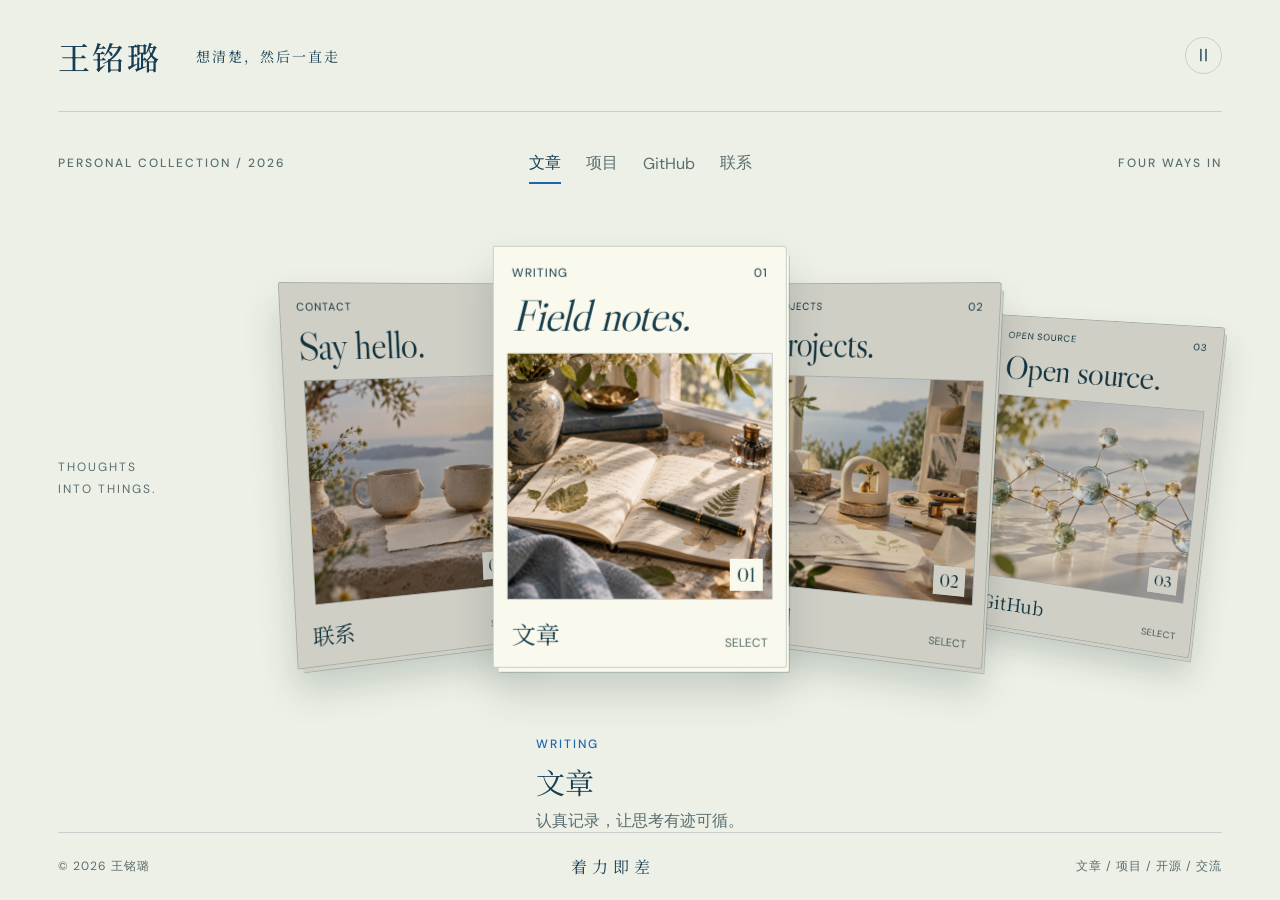
<file: index.html>
<!doctype html>
<html lang="zh-CN">
<head>
<meta charset="UTF-8"><meta name="viewport" content="width=device-width,initial-scale=1">
<meta name="theme-color" content="#edf0e6"><title>王铭璐 — AI Product Manager</title>
<meta name="description" content="王铭璐的个人网站：文章、项目、GitHub 仓库与联系方式。">
<link rel="icon" href="data:image/svg+xml,%3Csvg xmlns='http://www.w3.org/2000/svg' viewBox='0 0 32 32'%3E%3Crect width='32' height='32' rx='4' fill='%231d65ad'/%3E%3Cpath d='M8 9h16M6 16h20M8 23h16M16 9v14' fill='none' stroke='%23faf9ee' stroke-width='2.5'/%3E%3C/svg%3E">
<link rel="stylesheet" href="shell.css"><script type="module" src="app.js"></script>
</head>
<body class="portfolio">
<main>
<section id="collection" class="collection-shell" aria-label="内容收藏">
<header class="site-header"><span class="brand">王铭璐</span><p>想清楚，然后一直走</p><div class="settings"><button id="motion-toggle" aria-label="暂停动效" aria-pressed="false">Ⅱ</button></div></header>
<section id="home-view" aria-label="分类首页">
<div class="stage-heading"><span class="micro">PERSONAL COLLECTION / 2026</span><nav id="categories" aria-label="浏览分类"></nav><span class="micro edition">FOUR WAYS IN</span></div>
<div class="cover-stage"><span class="side-note">THOUGHTS<br>INTO THINGS.</span><div id="albums" aria-label="悬浮分类卡片"></div><span class="stage-count"><b id="large-index">01</b> / 04</span></div>
<div class="selection"><div><span id="selection-en" class="micro"></span><h1 id="selection-name"></h1><p id="category-description"></p></div></div>
</section>
<section id="deck-view" hidden aria-label="分类内容卡片"><div class="deck-header"><button id="back-home" class="text-button">← 返回分类</button><span class="micro" id="deck-count"></span><span class="micro">COLLECTION</span></div><div class="deck-heading"><div><span id="deck-en" class="micro"></span><h1 id="deck-title"></h1></div><p id="deck-description"></p></div><div class="deck-scroll"><div id="deck-row"></div></div><div class="deck-bottom"><p id="deck-hint" aria-live="polite">点击卡片旋转 · 再点击进入</p><div><button id="deck-prev" aria-label="向前浏览内容卡片">←</button><button id="deck-next" aria-label="向后浏览内容卡片">→</button></div></div></section>
<footer><span>© 2026 王铭璐</span><span class="footer-motto">着力即差</span><span>文章 / 项目 / 开源 / 交流</span></footer>
</section>
</main>
<dialog id="reader" aria-labelledby="reader-title"><button class="reader-close" aria-label="关闭详情">×</button><span class="micro" id="reader-label"></span><h2 id="reader-title"></h2><div id="reader-body"></div><span class="reader-signature">王铭璐</span></dialog>
<noscript>请启用 JavaScript 浏览分类。</noscript>
</body></html>
</file>
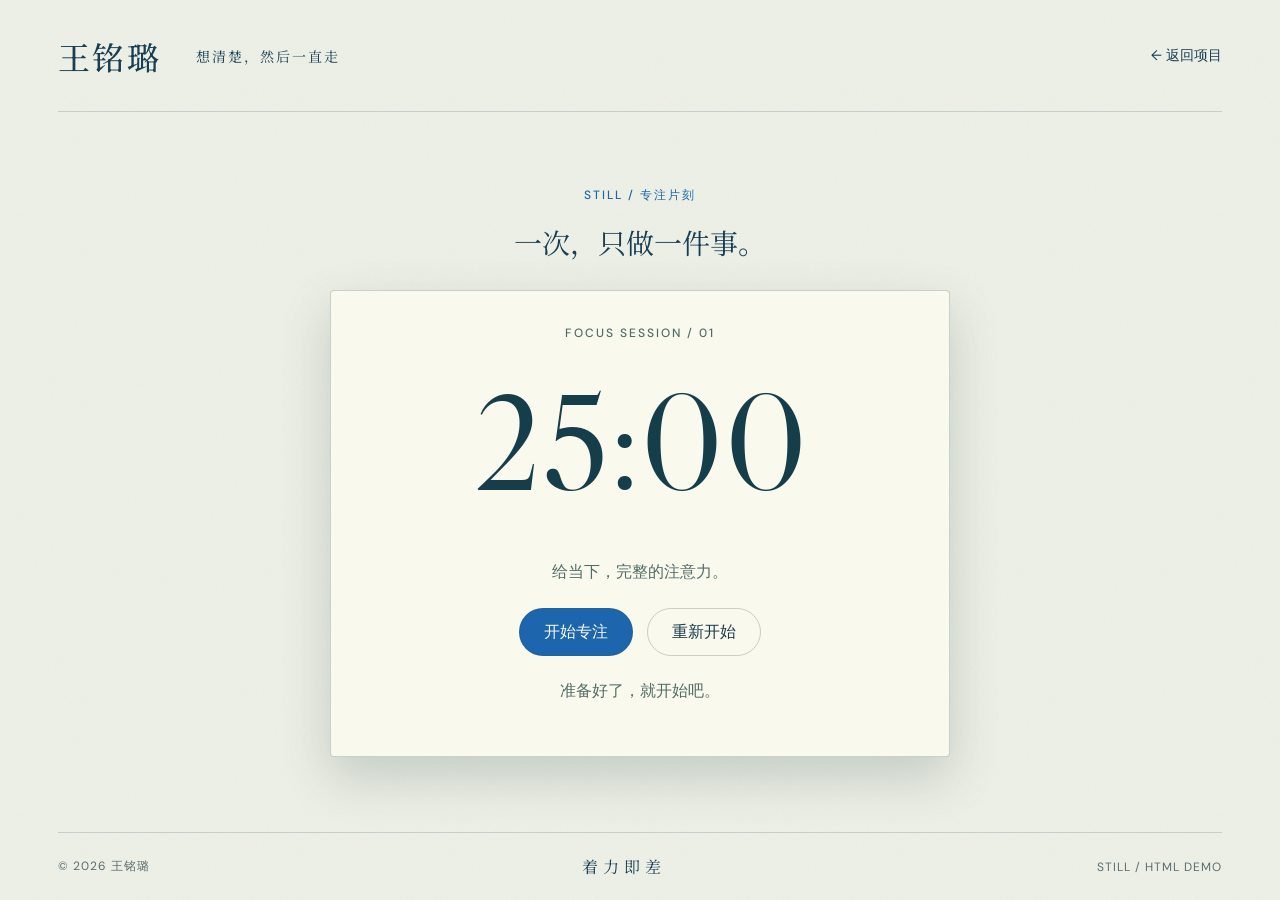
<file: demo.html>
<!doctype html><html lang="zh-CN"><head><meta charset="UTF-8"><meta name="viewport" content="width=device-width,initial-scale=1"><title>Still · 专注片刻 — 王铭璐</title><link rel="icon" href="data:image/svg+xml,%3Csvg xmlns='http://www.w3.org/2000/svg' viewBox='0 0 32 32'%3E%3Ccircle cx='16' cy='16' r='12' fill='%23ddba66'/%3E%3C/svg%3E"><link rel="stylesheet" href="shell.css"><link rel="stylesheet" href="demo-theme.css"></head><body><header class="site-header"><a class="brand" href="index.html#projects/cards">王铭璐</a><p>想清楚，然后一直走</p><a class="demo-back" href="index.html#projects/cards">← 返回项目</a></header><main class="workspace"><span class="micro">STILL / 专注片刻</span><h1>一次，只做一件事。</h1><div class="timer-panel"><span class="micro">FOCUS SESSION / 01</span><div class="clock" aria-label="剩余时间">25:00</div><p>给当下，完整的注意力。</p><div class="controls"><button id="toggle">开始专注</button><button id="reset">重新开始</button></div><p class="status" role="status">准备好了，就开始吧。</p></div></main><footer><span>© 2026 王铭璐</span><span class="footer-motto">着力即差</span><span>STILL / HTML DEMO</span></footer><script src="demo.js"></script></body></html>
</file>
<file: shell.css>
@import url('https://fonts.googleapis.com/css2?family=Caveat:wght@600&family=DM+Sans:wght@400;500;600;700&family=Libre+Caslon+Display&family=Noto+Serif+SC:wght@400;500;600&display=swap');
:root{color-scheme:light;--bg:#124aca;--ink:#fff6d7;--muted:#c1d1f8;--line:#d4e0ff42;--accent:#ffce59;--paper:#fff5d6;--paper-ink:#153925;--paper-muted:#516445;--card-line:#173e2930;--shadow:#00144970;--panel:#fff8e5;--serif:'Libre Caslon Display','Noto Serif SC',Georgia,serif;--sans:'DM Sans',Arial,'PingFang SC',sans-serif;--card-w:clamp(245px,23vw,330px);--card-h:clamp(350px,33vw,470px)}
*{box-sizing:border-box}body{margin:0;background:var(--bg);color:var(--ink);font:16px var(--sans);min-height:100svh;display:flex;flex-direction:column;transition:background .7s,color .7s}button,a{-webkit-tap-highlight-color:transparent}button{font:inherit;color:inherit;cursor:pointer}a{color:inherit;text-decoration:none}button:focus-visible,a:focus-visible{outline:3px solid var(--accent);outline-offset:6px}button{touch-action:manipulation}button:disabled{opacity:.35;cursor:default}button:disabled:hover{transform:none}::selection{background:var(--accent);color:var(--bg)}[hidden]{display:none!important}
.site-header{display:flex;align-items:center;gap:35px;margin:0 4.5%;height:112px;border-bottom:1px solid var(--line)}.brand{font:52px var(--serif);letter-spacing:-2px}.brand span{color:var(--accent)}.site-header>p{font:14px 'Noto Serif SC',serif;letter-spacing:2px}.settings{display:flex;align-items:center;gap:15px;margin-left:auto}.theme-switch{display:flex;border:1px solid var(--line);padding:4px;border-radius:40px;gap:3px}.theme-switch button{border:0;background:none;padding:8px 15px;border-radius:30px;font-size:14px;color:var(--muted)}.theme-switch button[aria-pressed=true]{background:var(--accent);color:#142f28}#motion-toggle{border:1px solid var(--line);background:none;border-radius:50%;width:37px;height:37px;font-size:17px}
main{flex:1;display:flex;flex-direction:column}.micro{font-size:12px;letter-spacing:2px;font-weight:500}.stage-heading{display:flex;align-items:center;justify-content:space-between;margin:28px 4.5% 0}.stage-heading>.micro{width:25%;color:var(--muted)}.stage-heading .edition{text-align:right}#categories{display:flex;gap:25px}#categories button{border:0;background:none;padding:12px 0;color:var(--muted);font-size:16px;position:relative;white-space:nowrap}#categories button.active{color:var(--ink)}#categories button:after{content:'';position:absolute;left:0;bottom:2px;height:2px;width:100%;background:var(--accent);transform:scaleX(0);transition:transform .3s}#categories button.active:after{transform:scaleX(1)}#home-view{display:flex;flex-direction:column;flex:1}.cover-stage{position:relative;flex:1;min-height:480px;height:calc(100svh - 350px);max-height:650px;overflow:hidden;isolation:isolate}#albums{position:absolute;inset:0;perspective:1500px;transform-style:preserve-3d}.album{position:absolute;left:50%;top:50%;width:var(--card-w);height:var(--card-h);padding:0;border:0;background:none;text-align:left;transform:translate(calc(-50% + var(--x)),calc(-50% + var(--y))) rotateY(var(--ry)) rotateZ(var(--rz)) scale(var(--s));z-index:var(--z);transition:transform .85s cubic-bezier(.19,1,.22,1),filter .6s;filter:brightness(var(--brightness));transform-style:preserve-3d}.album-inner{display:block;width:100%;height:100%;animation:float 6s ease-in-out infinite;animation-delay:calc(var(--i)*-.85s);transform-style:preserve-3d}.cover{display:flex;flex-direction:column;width:100%;height:100%;background:var(--paper);color:var(--paper-ink);border-radius:4px;border:1px solid var(--card-line);box-shadow:8px 12px 0 -7px var(--accent),0 30px 65px var(--shadow);overflow:hidden;position:relative}.cover-top{display:flex;justify-content:space-between;padding:22px 23px 0;font-size:12px;letter-spacing:1.7px}.cover-title{font:clamp(49px,5.5vw,78px)/.94 var(--serif);letter-spacing:-2px;padding:20px 23px 16px;display:block}.cover-art{flex:1;position:relative;overflow:hidden;margin:0 23px;min-height:60px;border-top:1px solid var(--card-line);border-bottom:1px solid var(--card-line)}.cover-art img{width:100%;height:100%;position:absolute;object-fit:cover;object-position:50% 48%;filter:saturate(1.25);transition:filter .7s}.dark-art{display:none}:root[data-theme=dark] .light-art{display:none}:root[data-theme=dark] .dark-art{display:block;filter:saturate(1.05)}.cover-number{position:absolute;right:7px;bottom:-18px;font:120px/.9 var(--serif);color:#fff5d8;mix-blend-mode:screen}.cover-bottom{padding:20px 23px;display:flex;justify-content:space-between;align-items:end}.cover-bottom strong{font:24px 'Noto Serif SC',serif}.cover-bottom small{font-size:12px;color:var(--paper-muted)}.cover-writing .cover-title{font-style:italic}.cover-projects .cover-art{margin-right:0;border-radius:90px 0 0 0}.cover-github .cover-title{font-family:var(--sans);font-size:clamp(39px,4vw,56px);font-weight:600;letter-spacing:-3px}.cover-github .cover-art{margin:0 23px;clip-path:polygon(0 0,100% 0,100% 75%,75% 100%,0 100%)}.cover-contact .cover-art{border-radius:50% 50% 0 0;margin-inline:35px}.cover-contact .cover-title{padding-top:15px}.side-note{position:absolute;left:4.5%;top:42%;font-size:12px;line-height:1.8;letter-spacing:2px;color:var(--muted);z-index:0}.stage-count{position:absolute;right:4.5%;top:44%;font-size:12px;color:var(--muted)}.stage-count b{display:block;font:44px var(--serif);color:var(--ink)}.selection{display:flex;align-items:center;gap:35px;justify-content:center;text-align:left;margin:0 auto;padding-top:4px}.selection .micro{color:var(--accent)}.selection h1{font:29px 'Noto Serif SC',serif;margin:8px 0}.selection p{font-size:16px;color:var(--muted);margin:0}.round-button{border:1px solid var(--line);background:none;width:56px;height:56px;border-radius:50%;font-size:30px;transition:background .3s,color .3s,transform .3s}.round-button:hover{background:var(--accent);color:var(--bg);transform:rotate(45deg)}.interaction-hint{text-align:center;font-size:14px;color:var(--muted);margin:22px 0}.interaction-hint span{padding-inline:12px}footer{margin:0 4.5%;padding:22px 0;border-top:1px solid var(--line);display:flex;justify-content:space-between;align-items:center;font-size:12px;letter-spacing:1px;color:var(--muted)}.footer-motto{font:16px 'Noto Serif SC',serif;letter-spacing:5px;color:var(--ink)}
#deck-view{flex:1;padding:25px 4.5% 0;animation:appear .6s both}.deck-header{display:flex;align-items:center;justify-content:space-between;gap:20px}.text-button{border:0;background:none;padding:8px 0;font-size:14px}.deck-header .micro{color:var(--muted)}.deck-heading{display:flex;justify-content:space-between;align-items:end;margin:24px 0 12px}.deck-heading .micro{color:var(--accent)}.deck-heading h1{font:46px 'Noto Serif SC',serif;margin:8px 0 0}.deck-heading p{color:var(--muted);font-size:16px}.deck-scroll{overflow-x:auto;overflow-y:hidden;scrollbar-width:thin;scrollbar-color:var(--accent) transparent;scroll-behavior:smooth;margin:0 -4.95%;padding:32px 4.95% 45px;perspective:1400px}#deck-row{display:flex;gap:25px;width:max-content;min-width:100%;justify-content:center}.content-card{width:280px;height:365px;flex-shrink:0;position:relative;perspective:1200px;animation:unfold .75s cubic-bezier(.2,.85,.2,1) both;animation-delay:calc(var(--i)*.07s)}.content-card-button{width:100%;height:100%;border:0;padding:0;background:none;text-align:left;display:block;animation:wobble 5s ease-in-out infinite;animation-delay:calc(var(--i)*-.9s)}.card-flipper{display:block;position:relative;width:100%;height:100%;transform-style:preserve-3d;transition:transform .8s cubic-bezier(.2,.7,.2,1)}.content-card.flipped .card-flipper{transform:rotateY(180deg)}.content-card:hover .content-card-button,.content-card:focus-within .content-card-button{animation-play-state:paused}.card-front,.card-back{position:absolute;inset:0;display:flex;flex-direction:column;backface-visibility:hidden;-webkit-backface-visibility:hidden;background:var(--paper);color:var(--paper-ink);border:1px solid var(--card-line);border-radius:4px;box-shadow:0 15px 28px var(--shadow);padding:23px}.card-back{transform:rotateY(180deg);background:var(--accent);color:#17392c}.card-kicker{font-size:12px;letter-spacing:1.2px;display:flex;justify-content:space-between}.card-glyph{font:80px var(--serif);color:var(--paper-muted);display:block;padding:19px 0 5px;border-bottom:1px solid var(--card-line);margin-bottom:20px;letter-spacing:-5px}.card-front h2,.card-back h2{font:23px/1.6 'Noto Serif SC',serif;margin:0 0 12px;overflow-wrap:anywhere}.card-front .card-foot{margin-top:auto;font-size:12px;color:var(--paper-muted);display:flex;justify-content:space-between;gap:10px}.card-back .card-kicker{border-bottom:1px solid #17392c44;padding-bottom:15px;margin-bottom:20px}.card-back p{font-size:16px;line-height:1.8;margin:0}.card-enter{font-size:16px;display:flex;justify-content:space-between;margin-top:auto;border-top:1px solid #17392c44;padding-top:16px}.flip-reset{position:absolute;right:12px;top:12px;background:var(--paper);color:var(--paper-ink);border:1px solid var(--card-line);border-radius:50%;height:32px;width:32px;z-index:2;display:none}.flipped .flip-reset{display:block}.flipped .card-back .card-kicker{padding-right:28px}.deck-bottom{display:flex;justify-content:space-between;align-items:center;color:var(--muted);font-size:14px;margin-bottom:16px}.deck-bottom button{border:1px solid var(--line);width:40px;height:40px;background:none;border-radius:50%;margin-left:10px}
dialog{background:var(--panel);color:var(--paper-ink);border:1px solid var(--card-line);border-radius:5px;width:min(740px,calc(100% - 30px));max-height:88svh;padding:54px;box-shadow:0 30px 100px #0007}dialog::backdrop{background:#061a20aa;backdrop-filter:blur(12px)}dialog[open]{animation:appear .35s}dialog .micro{color:var(--paper-muted)}.reader-close{position:absolute;top:14px;right:18px;font-size:29px;background:none;border:0}dialog h2{font:32px/1.5 'Noto Serif SC',serif;margin:25px 0}dialog p{font-size:17px;line-height:2;color:var(--paper-muted)}.reader-signature{display:block;text-align:right;font:35px var(--serif);margin-top:32px}.detail-link{display:inline-block;padding:13px 20px;background:var(--accent);color:#163526;border-radius:3px;margin-top:12px}.detail-note{padding:15px;border:1px solid var(--card-line);font-size:14px!important}.motion-off *{animation:none!important;transition:none!important;scroll-behavior:auto!important}
@keyframes float{0%,100%{transform:translateY(-5px)}50%{transform:translateY(6px)}}@keyframes wobble{0%,100%{transform:translateY(-3px) rotate(-1.2deg)}50%{transform:translateY(5px) rotate(1.2deg)}}@keyframes unfold{from{opacity:0;transform:translateX(calc(var(--i)*-45px)) translateY(25px) rotateY(-35deg) scale(.8)}to{opacity:1;transform:none}}@keyframes appear{from{opacity:0;transform:translateY(14px)}to{opacity:1;transform:none}}
@media(min-width:1550px){.cover-stage{min-height:560px}.content-card{width:310px;height:405px}}
@media(max-height:820px) and (min-width:761px){:root{--card-w:260px;--card-h:355px}.site-header{height:85px}.cover-stage{min-height:390px}.cover-title{font-size:60px;padding-block:14px}.cover-top{padding-top:18px}.cover-bottom{padding-block:16px}.stage-heading{margin-top:13px}.interaction-hint{margin:15px 0}.deck-heading{margin-top:12px}.deck-heading h1{font-size:36px}.deck-scroll{padding-top:22px;padding-bottom:28px}.content-card{height:335px}.card-glyph{font-size:60px;padding-top:12px}.card-front h2{font-size:21px}}
@media(max-width:760px){:root{--card-w:245px;--card-h:350px}.site-header{height:auto;min-height:100px;gap:8px;flex-wrap:wrap;padding:17px 0}.brand{font-size:42px}.site-header>p{font-size:12px;letter-spacing:1px;order:3;width:100%;margin:0}.settings{gap:8px}.theme-switch button{padding:6px 10px}#motion-toggle{width:32px;height:32px}.stage-heading{justify-content:center;margin-top:18px}.stage-heading>.micro{display:none}#categories{gap:26px}#categories button{font-size:16px}.cover-stage{min-height:410px;height:410px;flex:initial}.side-note,.stage-count{display:none}.cover-title{font-size:59px}.cover-github .cover-title{font-size:43px}.cover-top{padding-top:18px}.cover-bottom{padding-block:17px}.cover-bottom strong{font-size:23px}.cover-number{font-size:100px}.selection{padding-inline:22px;gap:20px;max-width:100%}.selection h1{font-size:25px}.selection p{font-size:14px;line-height:1.7}.round-button{width:47px;height:47px;flex-shrink:0}.interaction-hint{font-size:12px}.deck-header>.micro:last-child{display:none}.deck-heading{align-items:start;flex-direction:column;margin-top:20px}.deck-heading h1{font-size:35px}.deck-heading p{font-size:14px}.deck-scroll{padding-block:22px 32px}#deck-row{gap:20px;justify-content:flex-start}.content-card{width:265px;height:350px}.deck-bottom{gap:10px;font-size:12px}.deck-bottom button{width:34px;height:34px;margin-left:5px}footer{font-size:11px;padding:18px 0;gap:12px}footer>span:last-child{display:none}.footer-motto{font-size:14px}dialog{padding:42px 25px 28px}dialog h2{font-size:25px}dialog p{font-size:16px}}
@media(prefers-reduced-motion:reduce){*{animation:none!important;transition:none!important;scroll-behavior:auto!important}}
/* Summer studies — paper, blue pigment and leaf-shadow greens. */
:root{--bg:#edf0e6;--ink:#183e53;--muted:#5a6d70;--line:#21495b30;--accent:#1d65ad;--paper:#faf9ee;--paper-ink:#163d4a;--paper-muted:#516c65;--card-line:#33534f40;--shadow:#203e3b32;--panel:#f8f8ed}
body{background-image:url("data:image/svg+xml,%3Csvg xmlns='http://www.w3.org/2000/svg' width='150' height='150'%3E%3Cfilter id='n'%3E%3CfeTurbulence type='fractalNoise' baseFrequency='.8' numOctaves='3' stitchTiles='stitch'/%3E%3C/filter%3E%3Crect width='100%25' height='100%25' opacity='.045' filter='url(%23n)'/%3E%3C/svg%3E")}.brand{font-style:italic}.brand span{color:var(--accent)}.theme-switch button[aria-pressed=true]{background:var(--accent);color:var(--paper)}:root[data-theme=dark] .theme-switch button[aria-pressed=true]{color:#183c32}.cover{border-radius:2px 4px 3px 1px;box-shadow:4px 6px 0 -2px var(--paper),5px 7px 0 -2px var(--card-line),0 24px 42px var(--shadow)}.cover-top{font-size:12px;letter-spacing:1px;padding:18px 18px 0}.cover-title,.cover-github .cover-title,.cover-contact .cover-title{font:44px/1.1 var(--serif);letter-spacing:-1.2px;padding:11px 18px 13px}.cover-writing .cover-title{font-style:italic}.cover-art,.cover-projects .cover-art,.cover-github .cover-art,.cover-contact .cover-art{margin:0 13px;clip-path:none;border-radius:1px;border:1px solid var(--card-line);min-height:145px}.cover-art img{filter:none;object-fit:cover;object-position:center}.cover-number{right:9px;bottom:8px;font:20px var(--serif);background:var(--paper);color:var(--paper-ink);mix-blend-mode:normal;padding:4px 7px}.cover-bottom{padding:16px 18px}.cover-bottom strong{font-size:24px}.art-placeholder{position:absolute;inset:0;background:var(--line)}#albums{touch-action:pan-y;cursor:grab}#albums.is-dragging{cursor:grabbing}.is-dragging .album{transition:none}.is-dragging .album-inner{animation-play-state:paused}.album{user-select:none}.album img{-webkit-user-drag:none}.card-front{border-radius:2px 4px 2px 1px;background-image:linear-gradient(105deg,transparent 65%,#45625008)}.card-back{background:#d9e8d1;color:#244337}:root[data-theme=dark] .card-back{background:#a8c5a0;color:#153e2f}.card-glyph{color:var(--accent);font-style:italic}.content-card:nth-child(even) .card-glyph{color:var(--paper-muted)}.round-button:hover{background:var(--accent);color:var(--paper)}.detail-link{background:var(--accent);color:var(--paper)}.stage-count{top:auto;bottom:15px}.side-note{top:50%;font-size:12px}.deck-heading h1{font-size:42px}.card-front h2{font-weight:500}.reader-signature{font-style:italic}.card-enter{font-weight:500}.selection .micro{color:var(--accent)}.controls button:first-child{background:var(--accent);color:var(--paper)}:root[data-theme=dark] .controls button:first-child{color:#17392c}
@media(max-height:820px) and (min-width:761px){.cover-title,.cover-github .cover-title,.cover-contact .cover-title{font-size:38px;padding-block:10px}.cover-art,.cover-projects .cover-art,.cover-github .cover-art,.cover-contact .cover-art{min-height:135px}.cover-bottom{padding-block:13px}}
@media(max-width:760px){.cover-title,.cover-github .cover-title,.cover-contact .cover-title{font-size:36px}.cover-bottom strong{font-size:23px}.cover-art,.cover-projects .cover-art,.cover-github .cover-art,.cover-contact .cover-art{min-height:135px}.side-note,.stage-count{display:none}.cover-top{font-size:11px}.cover-stage{height:410px}}
.card-illustration{display:block;height:96px;position:relative;overflow:hidden;margin:17px -8px 18px;border:1px solid var(--card-line)}.card-illustration img{height:100%;width:100%;object-fit:cover}.card-illustration .card-glyph{position:absolute;right:7px;bottom:7px;padding:2px 7px;margin:0;border:0;background:var(--paper);font:28px var(--serif);letter-spacing:-1px;color:var(--paper-ink)}.stage-count{display:none}.cover-contact .cover-art img{object-position:30% 20%}.cover-contact .cover-art{margin-left:22px;margin-right:22px}.content-card:nth-child(even) .card-illustration{margin-inline:0}.content-card:nth-child(even) .card-illustration img{object-position:center}.art-placeholder{display:none}
@media(max-height:760px) and (min-width:761px){:root{--card-h:325px;--card-w:245px}.cover-stage{min-height:350px;height:350px}.cover-title,.cover-github .cover-title,.cover-contact .cover-title{font-size:35px}.cover-top{font-size:11px}.selection h1{font-size:25px}.selection p{font-size:14px}.selection .micro{font-size:12px}.interaction-hint{margin:12px 0}.site-header{height:80px}footer{padding-block:17px}.card-illustration{height:86px;margin-top:14px;margin-bottom:16px}.deck-heading h1{font-size:35px}}

html{scroll-behavior:smooth;scroll-padding-top:0}
.intro{min-height:100svh;position:relative;overflow:hidden;padding:0 4.5%;display:flex;flex-direction:column;isolation:isolate;background:radial-gradient(ellipse at 72% 34%,#fff9d4 0,rgba(255,249,212,.72) 14%,rgba(255,249,212,0) 43%)}
.intro:before{content:'';position:absolute;z-index:-1;width:58vw;height:145vh;right:1vw;top:-41vh;background:linear-gradient(107deg,transparent 20%,rgba(255,255,255,.15) 28%,rgba(255,243,167,.67) 45%,rgba(255,255,255,.1) 58%,transparent 68%);transform:rotate(7deg);filter:blur(9px)}
.intro-nav{height:112px;border-bottom:1px solid var(--line);display:flex;align-items:center;justify-content:space-between}.intro-nav>span{font-size:12px;letter-spacing:2px;color:var(--muted)}
.intro-core{flex:1;display:grid;grid-template-columns:minmax(280px,.75fr) minmax(540px,1.25fr);align-items:center;gap:6vw;padding:7vh 3vw 10vh}
.intro-kicker{font-size:12px;letter-spacing:3px;color:var(--muted);margin:0 0 16px}.intro-identity h1{font:clamp(82px,11vw,180px)/.78 var(--serif);letter-spacing:-.06em;margin:0}.intro-identity h1 span{color:var(--accent)}.intro-role{margin:28px 0 0;font-size:clamp(18px,1.8vw,28px);letter-spacing:-.02em}
.team-statement{font-size:clamp(47px,6.3vw,106px);line-height:.91;letter-spacing:-.075em;margin:0;display:grid;grid-template-columns:auto auto;justify-content:start;align-items:baseline}.team-statement span,.team-statement strong{grid-column:1/-1}.team-statement span{font-weight:500}.team-statement b{font-weight:400;color:var(--muted);padding-right:.18em}.team-statement em{font:italic 1.09em var(--serif);color:var(--accent)}.team-statement strong{font-weight:700;position:relative;width:max-content;margin-top:.02em}.team-statement strong:after{content:'';position:absolute;left:0;right:-.08em;bottom:-.13em;height:.08em;background:var(--accent);transform:rotate(-1deg);transform-origin:left}
.enter-collection{position:absolute;left:50%;bottom:28px;transform:translateX(-50%);display:flex;flex-direction:column;align-items:center;gap:8px;font-size:12px;letter-spacing:1.7px;text-transform:uppercase;color:var(--muted)}.enter-collection i{font-style:normal;border:1px solid var(--line);border-radius:50%;height:45px;width:45px;display:grid;place-items:center;font-size:20px;color:var(--ink);animation:invite 1.9s ease-in-out infinite}.intro-edge{position:absolute;right:4.5%;bottom:36px;font-size:10px;letter-spacing:2px;color:var(--muted);writing-mode:vertical-rl}
.intro,.collection-shell{flex-shrink:0}.collection-shell{min-height:100svh;display:flex;flex-direction:column;position:relative;border-top:1px solid var(--line)}
@keyframes invite{0%,100%{transform:translateY(0)}50%{transform:translateY(6px)}}
@media(max-width:900px){.intro-core{grid-template-columns:1fr;align-content:center;gap:8vh;padding:5vh 5vw 13vh}.intro-identity h1{font-size:clamp(76px,19vw,136px)}.team-statement{font-size:clamp(46px,10.5vw,78px)}}
@media(max-width:760px){.intro{padding-inline:23px}.intro-nav{height:80px}.intro-nav .brand{font-size:40px}.intro-nav>span{font-size:10px}.intro-core{padding:5vh 0 15vh;gap:7vh}.intro-kicker{font-size:11px;margin-bottom:12px}.intro-role{font-size:18px;margin-top:20px}.team-statement{font-size:clamp(43px,13vw,65px);line-height:.94}.enter-collection{bottom:20px}.intro-edge{display:none}.collection-shell{min-height:100svh}}

/* One viewport, two states: the interface slides instead of the document scrolling. */
body.portfolio{height:100svh;min-height:0;overflow:hidden}.portfolio main{position:relative;width:100%;height:100svh;min-height:0;overflow:hidden;display:block}
.intro,.collection-shell{position:absolute;inset:0;width:100%;height:100svh;min-height:0;transform:translateY(0);transition:transform .9s cubic-bezier(.76,0,.24,1),visibility 0s;will-change:transform}
.collection-shell{transform:translateY(100%);visibility:hidden;border-top:0;background:var(--bg)}:root[data-page=collection] .intro{transform:translateY(-100%);visibility:hidden;transition:transform .9s cubic-bezier(.76,0,.24,1),visibility 0s .9s}:root[data-page=collection] .collection-shell{transform:translateY(0);visibility:visible}
.intro{padding:0;background:radial-gradient(ellipse at 24% 48%,rgba(255,249,212,.72),rgba(255,249,212,0) 48%)}.intro:before{display:none}.intro-core{width:50%;height:100%;padding:10vh 0 6vh 5.8%;display:flex;flex-direction:column;align-items:flex-start;gap:0}.intro-identity{width:100%}.intro-identity h1{font:700 clamp(74px,8.2vw,142px)/.95 var(--sans);letter-spacing:-.08em;margin:0;white-space:nowrap}.intro-role{margin:24px 0 0;color:var(--accent);font:500 clamp(19px,2vw,32px)/1.2 var(--sans);letter-spacing:.08em;white-space:nowrap}.team-statement{display:block;margin:clamp(54px,9vh,86px) 0 0;font:600 clamp(38px,4.8vw,80px)/1 'Caveat',var(--sans);letter-spacing:-.035em;color:var(--accent);white-space:nowrap}.team-statement:after{content:'';display:block;width:2.2em;height:4px;margin-top:12px;background:var(--accent);border-radius:4px}.enter-collection{position:static;transform:none;display:flex;flex-direction:row;gap:12px;margin-top:26px;color:var(--muted);font-size:12px;letter-spacing:2px}.enter-collection i{width:38px;height:38px;animation:invite 1.9s ease-in-out infinite}.site-header .brand{font:500 32px 'Noto Serif SC',serif;font-style:normal;letter-spacing:.08em}
@media(max-width:900px){.intro-core{width:58%;padding:10vh 0 7vh 6vw;display:flex;gap:0}.intro-identity h1{font-size:clamp(68px,10vw,100px)}.team-statement{font-size:clamp(34px,5.3vw,54px)}}
@media(max-width:760px){.intro{padding:0}.intro-core{width:100%;padding:11vh 22px 6vh;display:flex;gap:0}.intro-identity h1{font-size:clamp(70px,22vw,96px)}.intro-role{font-size:clamp(18px,5.5vw,24px);letter-spacing:.04em;margin-top:18px}.team-statement{font-size:clamp(31px,9vw,42px);letter-spacing:-.045em;margin-top:58px}.team-statement:after{height:3px;margin-top:9px}.enter-collection{margin-top:20px}.collection-shell{height:100svh;min-height:0}.site-header .brand{font-size:28px}}
.portfolio main{display:flex}.portfolio .collection-shell{position:relative;inset:auto;width:100%;height:100svh;min-height:0;transform:none;visibility:visible}
</file>
<file: demo-theme.css>
.demo-back{margin-left:auto;font-size:14px}.workspace{display:flex;align-items:center;justify-content:center;padding:35px 20px;text-align:center}.workspace>.micro{color:var(--accent)}.workspace h1{font:28px 'Noto Serif SC',serif;margin:18px 0 28px}.timer-panel{width:min(620px,100%);padding:30px;background:var(--paper);color:var(--paper-ink);border:1px solid var(--card-line);box-shadow:0 20px 50px var(--shadow);border-radius:4px}.timer-panel>.micro{color:var(--paper-muted)}.clock{font:clamp(76px,15vw,135px)/1.5 var(--serif);font-variant-numeric:tabular-nums}.timer-panel p{color:var(--paper-muted);font-size:16px}.controls{display:flex;justify-content:center;gap:14px;margin-top:25px}.controls button{padding:12px 24px;border:1px solid var(--card-line);background:transparent;border-radius:30px}.controls button:first-child{background:var(--accent);color:var(--paper)}.status{min-height:30px;margin-top:24px}@media(max-width:760px){.site-header>p{display:none}.timer-panel{padding:28px 16px}.controls button{padding:12px 18px}.workspace h1{font-size:24px}}
</file>
